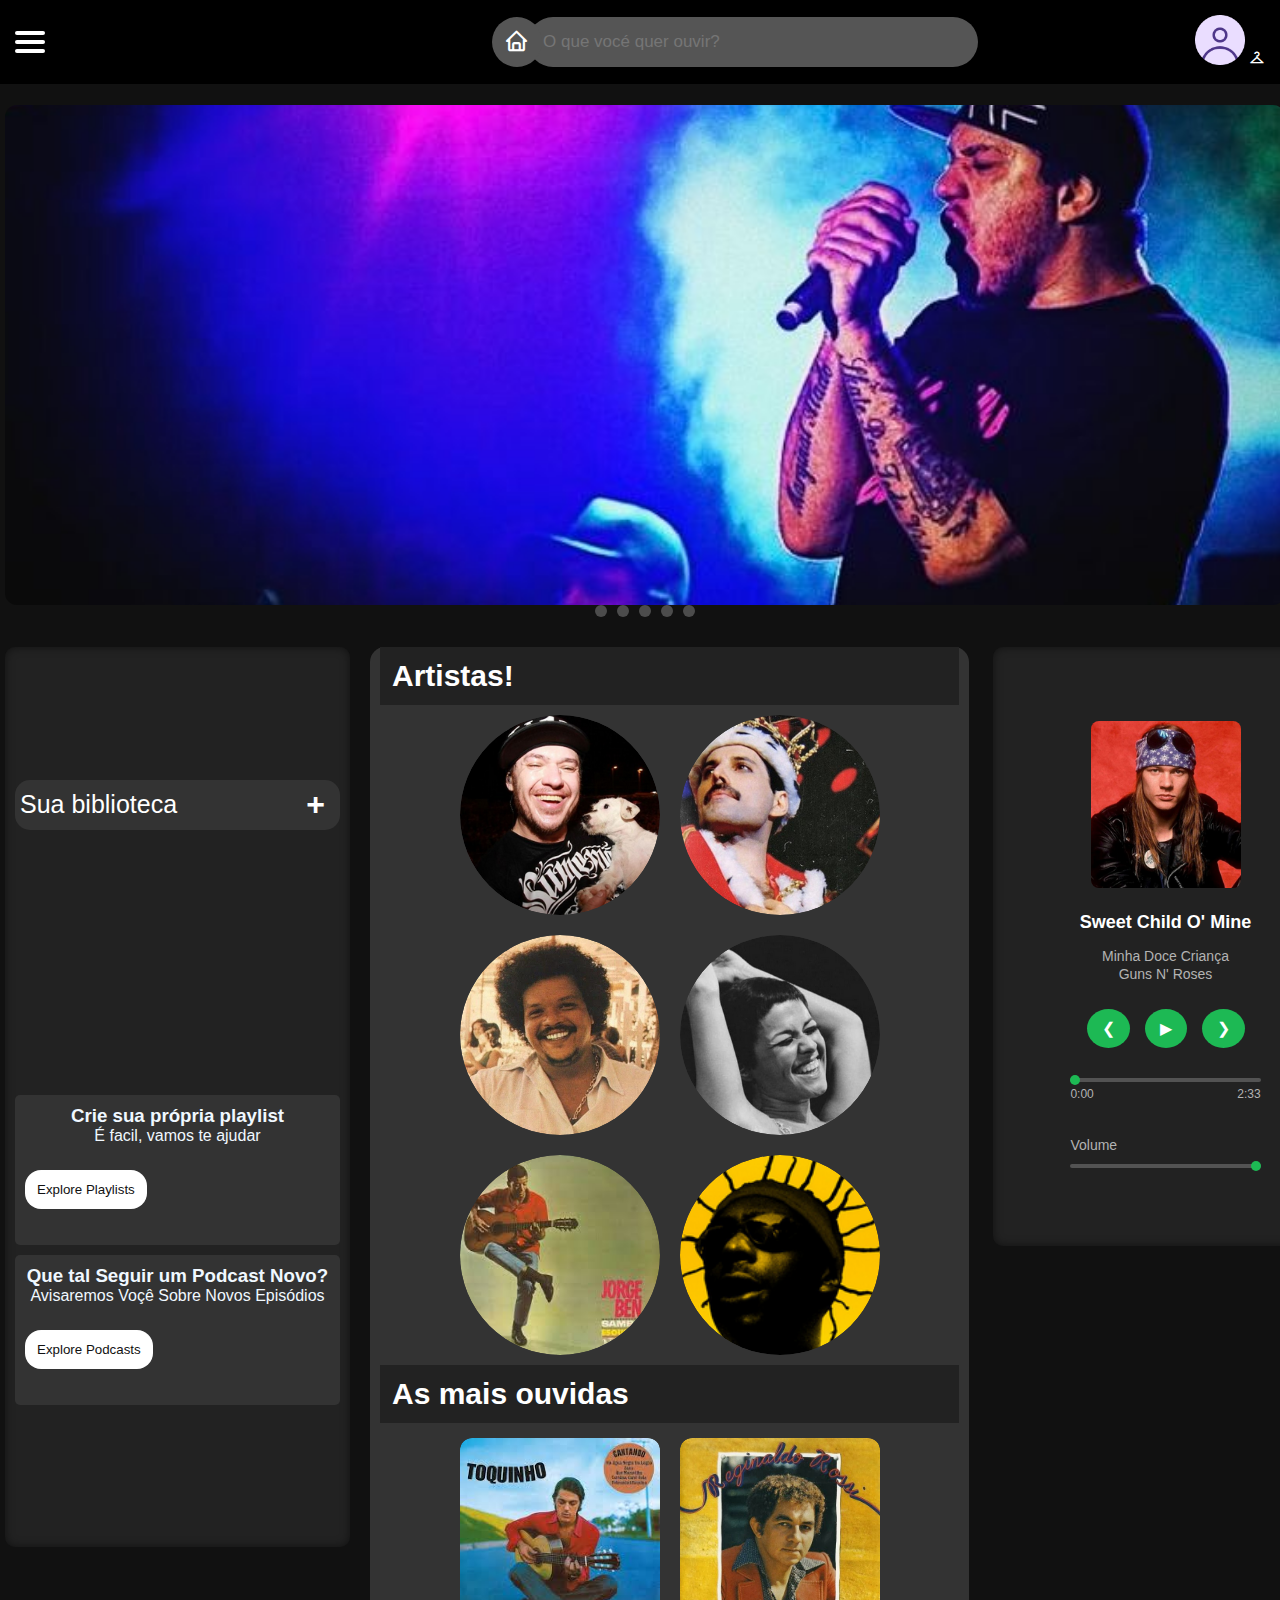
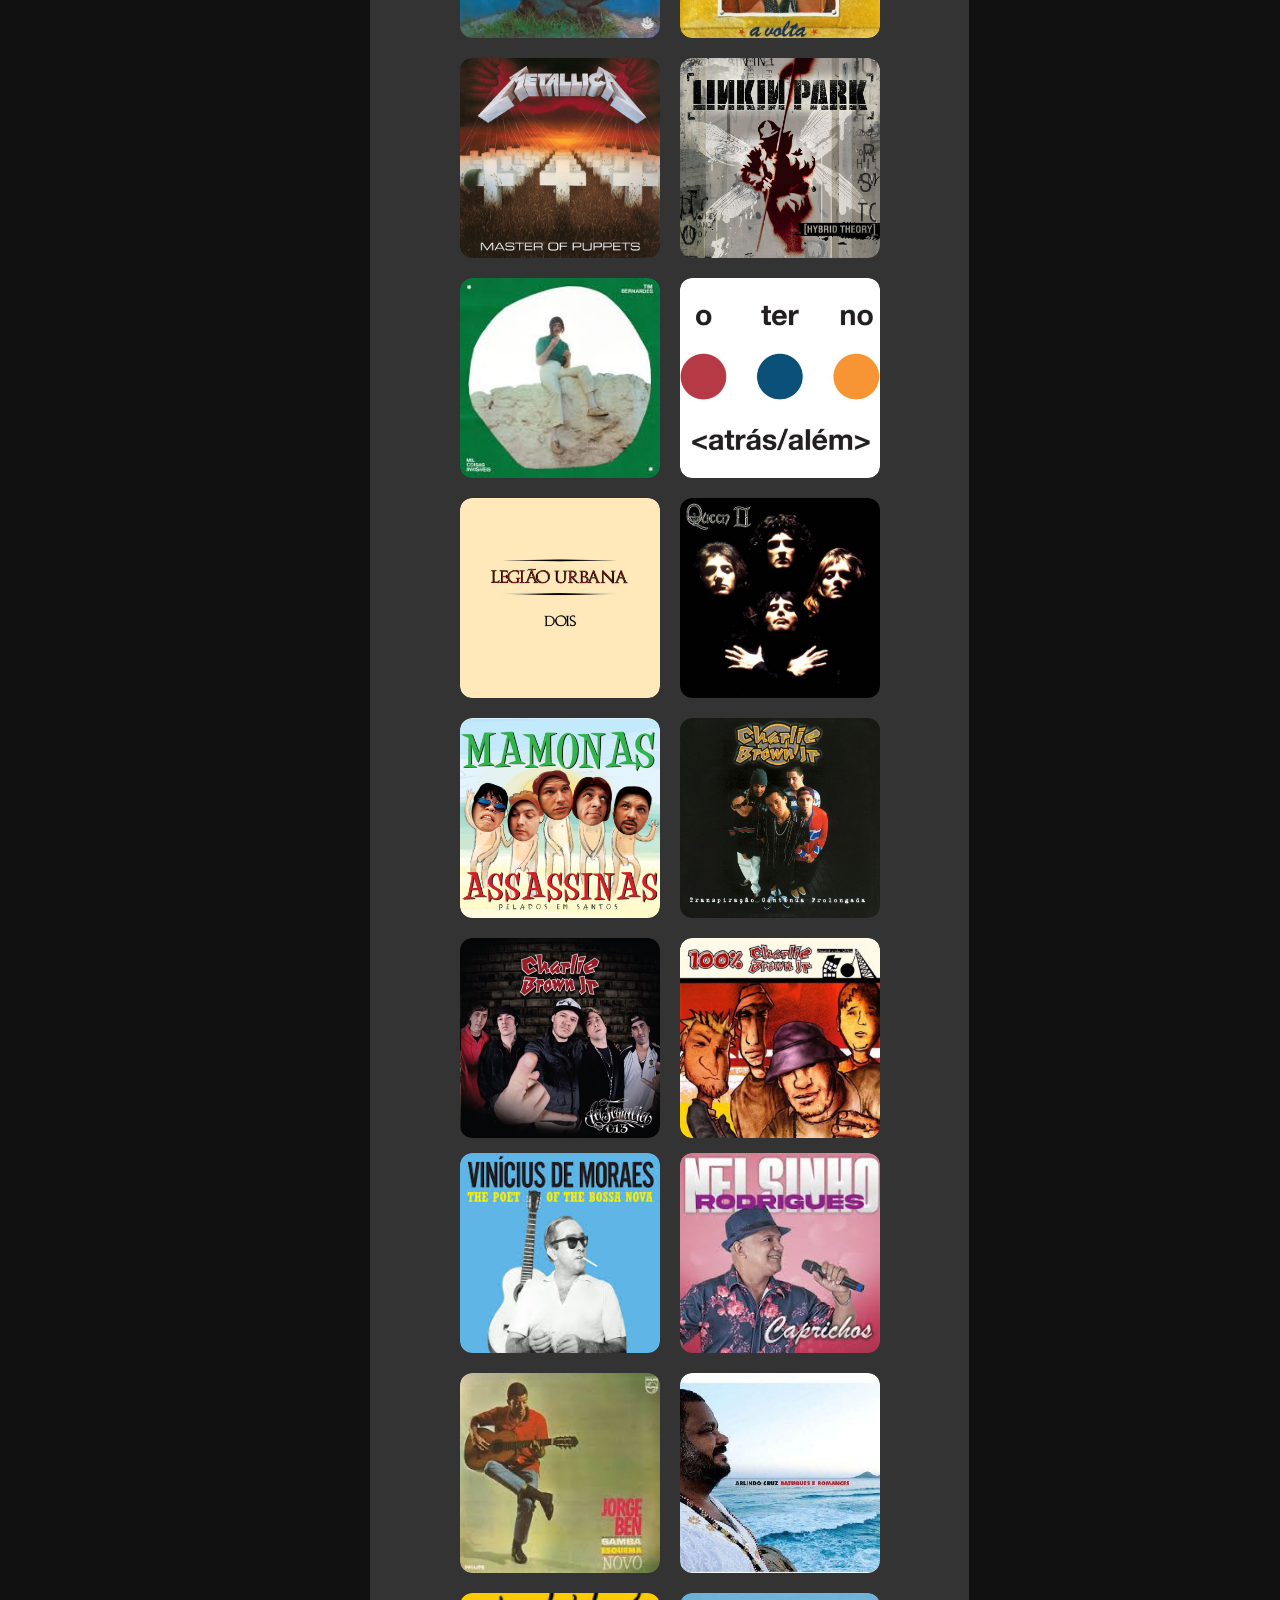
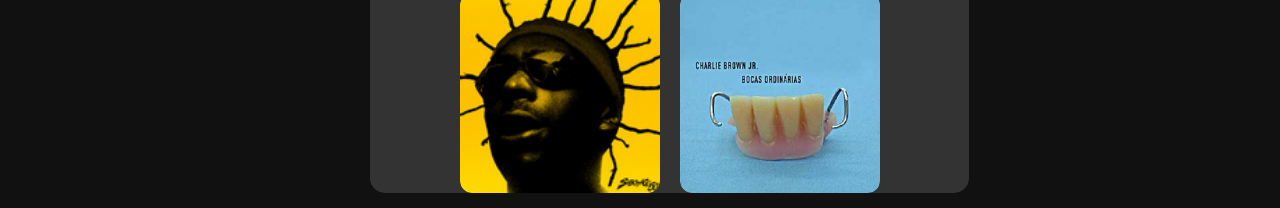
<file: src/inicial.html>
<!DOCTYPE html>
<html lang="pt-br">

<head>
    <meta charset="UTF-8">
    <link rel="stylesheet" href="/src/styles/theme.css">
    <link rel="stylesheet" href="/src/styles/sidebar.css">
    <link rel="stylesheet" href="/src/styles/musicPLay.css">
    <link rel="stylesheet" href="/src/styles/slide.css">
    <link href='https://unpkg.com/boxicons@2.1.4/css/boxicons.min.css' rel='stylesheet'>
    <meta name="viewport" content="width=device-width, initial-scale=1.0">
    <script type="module" src="/src/index.js"></script>
    <title>SalesMusic</title>
</head>

<body>
    <nav>
        <div class="hamburger-lines">
            <span class="line line1"></span>
            <span class="line line2"></span>
            <span class="line line3"></span>
        </div>
        <div class="pageHome">
            <a href="/inicial.html"><i class='bx bx-home'></i></a>
        </div>

        <div class="search">
            <input type="search" placeholder="O que vocé quer ouvir?">
        </div>

        <div class="perfil">
            <img src="/src/img/perfil.png" alt="perfil">
            <i class='bx bx-closet' style='color:#ffffff'></i>
        </div>
    </nav>

           <!-- Seção de Destaques -->
           <div class="carousel">
            <input type="radio" name="carousel" id="slide1" checked>
            <input type="radio" name="carousel" id="slide2">
            <input type="radio" name="carousel" id="slide3">
        
            <div class="slides">
                <div class="slide">
                    <img src="/src/img/Destaques/ChoraoJr.jpeg" alt="Slide 1">
                </div>
                <div class="slide">
                    <img src="/src/img/Destaques/Quenn.jpeg" alt="Slide 2">
                </div>
                <div class="slide">
                    <img src="/src/img/Destaques/Charlie brimm.jpg" alt="Slide 3">
                </div>
            </div>
        
            <div class="navigation">
                <label for="slide1"></label>
                <label for="slide2"></label>
                <label for="slide3"></label>
                <label for="slide4"></label>
                <label for="slide5"></label>
            </div>
        </div>
    </div>
    
    <div class="main-left">
        <div class="top-Biblioteca">
            <a href="/src/inicial.html">Sua biblioteca</a>
            <h1>+</h1>
        </div>
        <div class="left">
            <div class="criar-playlist">
                <div class="items">
                    <h3>Crie sua própria playlist</h3>
                    <p>É facil, vamos te ajudar</p>
                    <button>Explore Playlists</button>
                </div>
            </div>
            <div class="podcasts">
                <div class="items">
                    <h3>Que tal Seguir um Podcast Novo?</h3>
                    <p>Avisaremos Voçê Sobre Novos Episódios</p>
                    <button type="button">Explore Podcasts</button>
                </div>
            </div>
        </div>
    </div>

    <div class="musicPLay">
    <div class="player">
        <div class="song-info">
            <div class="album-cover">
                <img id="albumCover" src="/src/img/Artistas/N roses.png" alt="Album Cover">
            </div>
            <h2 id="songTitle">Sweet Child O' Mine</h2>
            <p id="songTranslation">Minha Doce Criança</p>
            <p id="songArtist">Guns N' Roses</p>
        </div>

        <div class="controls">
            <button onclick="prevTrack()">&#10094;</button>
            <button onclick="playPause()">&#9654;</button>
            <button onclick="nextTrack()">&#10095;</button>
        </div>

        <div class="progress-container">
            <div id="progress-bar" class="progress-bar"></div>
            <div id="progress-thumb" class="progress-thumb"></div>
            <div class="progress-time">
                <span id="current-time">0:00</span>
                <span id="total-time">5:57</span>
            </div>
        </div>

        <div class="volume-control">
            <label for="volumeSlider">Volume</label>
            <input type="range" id="volumeSlider" min="0" max="1" step="0.01" value="1">
        </div>

        <audio id="audioPlayer" preload="auto"></audio>
    </div>
    </div>

    <audio id="audio-player" src="/src/sweetchildofmine.mp3" preload="auto"></audio>
    <audio id="audio-player" src="/src/videoplayback (1).m4a" preload="auto"></audio>
    <audio id="audio-player" src="/src/videoplayback.m4a" preload="auto"></audio>
    </div>

    <div class="main-right">
        <div class="lista-artistas">
            <h1>Artistas!</h1>
            <div class="musics-destaques">
                <div class="artistas">
                    <a href="/src/MusicPlay.html">
                    <img src="/src/img/Artistas/Charlie brown jr.png" alt="Cantor">
                </a>
                <div class="info">
                        <h4>Alexandre Magno Abrão (Chorão)</h4>
                        <p><em>Ícone do rock nacional, suas músicas retratam a juventude, os desafios da vida e
                                mensagens de superação.</em></p>
                    </div>
                </div>
                <div class="artistas">
                    <a href="/src/MusicPlay.html">
                        <img src="/src/img/Artistas/Freddie Mercury.png" alt="Cantor">
                    </a>
                    <div class="info">
                        <h4>Freddie Mercury</h4>
                        <p><em>Vocalista da banda Queen,reconhecido por sua voz poderosa
                                incomparável. eternizado por
                                "Bohemian Rhapsody" e "We Are the Champions".</em></p>
                    </div>
                </div>
                <div class="artistas">
                    <a href="/src/MusicPlay.html">
                        <img src="/src/img/Artistas/Tim maia.png" alt="Cantor">
                    </a>
                    <div class="info">
                        <h4>Tim Maia</h4>
                        <p><em>Considerado o rei do soul brasileiro, com uma carreira marcada por sucessos que vão
                                do romântico ao dançante. Sua música é uma celebração da vida e do amor.</em></p>
                    </div>
                </div>
                <div class="artistas">
                    <a href="/src/MusicPlay.html">
                        <img src="/src/img/Artistas/Elis Regina.png" alt="Cantor">
                    </a>
                    <div class="info">
                        <h4>Elis Regina</h4>
                        <p><em>Uma das maiores vozes do Brasil, conhecida por sua interpretação emocional e técnica
                                impecável. Imortalizada por canções como "Águas de Março" e "Como Nossos Pais".</em>
                        </p>
                    </div>
                </div>
                <div class="artistas">
                    <a href="/src/MusicPlay.html">
                        <img src="/src/img/Artistas/Ben jor.jpg" alt="Cantor">
                    </a>
                    <div class="info">
                        <h4>Jorge Ben Jor</h4>
                        <p><em>Um dos maiores representantes da música popular brasileira, conhecido por seu
                                samba-rock contagiante e letras marcantes.</em></p>
                    </div>
                </div>
                <div class="artistas">
                    <a href="/src/MusicPlay.html">
                        <img src="/src/img/Artistas/sabotagem.png" alt="Cantor">
                    </a>
                    <div class="info">
                        <h4>Sabotage</h4>
                        <p><em>Ícone do rap nacional, suas letras são um retrato da realidade das periferias e de
                                sua própria história de superação.</em></p>
                    </div>
                </div>
            </div>
        </div>

        <div class="lista-artistas">
            <h1>As mais ouvidas</h1>
            <div class="musics">
                <div class="cantor">
                    <a href="/src/MusicPlay.html">
                        <img src="/src/img/Artistas/Toquinho.jpg" alt="Cantor">
                    </a>
                    <div class="info">
                        <h4>Toquinho</h4>
                    </div>
                </div>
                <div class="cantor">
                    <a href="/src/MusicPlay.html">
                        <img src="/src/img/Artistas/Reginaldo Rossi.jpg" alt="Cantor">
                    </a>
                    <div class="info">
                        <h4>Reginaldo Rossi</h4>
                    </div>
                </div>
                <div class="cantor">
                    <a href="/src/MusicPlay.html">
                        <img src="/src/img/Artistas/MASTER OF PUPPETS.jpg" alt="Cantor">
                    </a>
                    <div class="info">
                        <h4>Master of Puppets</h4>
                    </div>
                </div>
                <div class="cantor">
                    <a href="/src/MusicPlay.html">
                        <img src="/src/img/Artistas/Hybrid Theory by Linkin Park.jpg" alt="Cantor">
                    </a>
                    <div class="info">
                        <h4>Hybrid Theory</h4>
                    </div>
                </div>
                <div class="cantor">
                    <a href="/src/MusicPlay.html">
                        <img src="/src/img/Artistas/Tim Bernardes.jpg" alt="Cantor">
                    </a>
                    <div class="info">
                        <h4>Tim Bernardes</h4>
                    </div>
                </div>
                <div class="cantor">
                    <a href="/src/MusicPlay.html">
                        <img src="/src/img/Artistas/O Terno - Atras_Alem - Vinyl LP.jpg" alt="Cantor">
                    </a>
                    <div class="info">
                        <h4>O Terno</h4>
                    </div>
                </div>
                <div class="cantor">
                    <a href="/src/MusicPlay.html">
                        <img src="/src/img/Artistas/legião urbana.jpg" alt="Cantor">
                    </a>
                    <div class="info">
                        <h4>Legião Urbana</h4>
                    </div>
                </div>
                <div class="cantor">
                    <a href="/src/MusicPlay.html">
                        <img src="/src/img/Artistas/Queen II.jpg" alt="Cantor">
                    </a>
                    <div class="info">
                        <h4>Queen</h4>
                    </div>
                </div>
                <div class="cantor">
                    <a href="/src/MusicPlay.html">
                        <img src="/src/img/Artistas/mamonas.jpg" alt="Cantor">
                    </a>
                    <div class="info">
                        <h4>Mamonas</h4>
                    </div>
                </div>

                <div class="cantor">
                    <a href="/src/MusicPlay.html">
                        <img src="/src/img/Artistas/Charlie-Music1.jpeg" alt="Cantor">
                    </a>
                    <div class="info">
                        <h4>Transpiração Continua Prolongada</h4>
                    </div>
                </div>

                <div class="cantor">
                    <a href="/src/MusicPlay.html">
                        <img src="/src/img/Artistas/Charlie-Music2.jpeg" alt="Cantor">
                    </a>
                    <div class="info">
                        <h4>La Familia 013</h4>
                    </div>
                </div>
                <div class="cantor">
                    <a href="/src/MusicPlay.html">
                        <img src="/src/img/Artistas/100_ charlie Brown jr.jpg" alt="Cantor">
                    </a>
                    <div class="info">
                        <h4>100% Charlie brown jr</h4>
                    </div>
                </div>
            </div>
            </div>
            <div class="musics">
                <div class="cantor">
                    <a href="/src/MusicPlay.html">
                        <img src="/src/img/Artistas/Vinicius de moraes.jpg" alt="Cantor">
                    </a>
                    <div class="info">
                        <h4>Vinicius de Moraes</h4>
                    </div>
                </div>
                <div class="cantor">
                    <a href="/src/MusicPlay.html">
                        <img src="/src/img/Artistas/Caprichos.jpg" alt="Cantor">
                    </a>
                    <div class="info">
                        <h4>Caprichos</h4>
                    </div>
                </div>
                <div class="cantor">
                    <a href="/src/MusicPlay.html">
                        <img src="/src/img/Artistas/Ben jor.jpg" alt="Cantor">
                    </a>
                    <div class="info">
                        <h4>Jorge Ben Jor</h4>
       
                    </div>
                </div>
                <div class="cantor">
                    <a href="/src/MusicPlay.html">
                        <img src="/src/img/Artistas/Arlindo Cruz.jpg" alt="Cantor">
                    </a>
                    <div class="info">
                        <h4>Arlindo Cruz</h4>
                      
                    </div>
                </div>
                <div class="cantor">
                    <a href="/src/MusicPlay.html">
                        <img src="/src/img/Artistas/sabotagem.png" alt="Cantor">
                    </a>
                    <div class="info">
                        <h4>Sabotage</h4>
                    </div>
                </div>
                <div class="cantor">
                    <a href="/src/MusicPlay.html">
                        <img src="/src/img/Artistas/Charlie-Music3.jpeg" alt="Cantor">
                    </a>
                    <div class="info">
                        <h4>Bocas Ordinárias</h4>
                    </div>
                </div>
          

            </div>
        </div>
    </div>
</body>

</html>
</file>
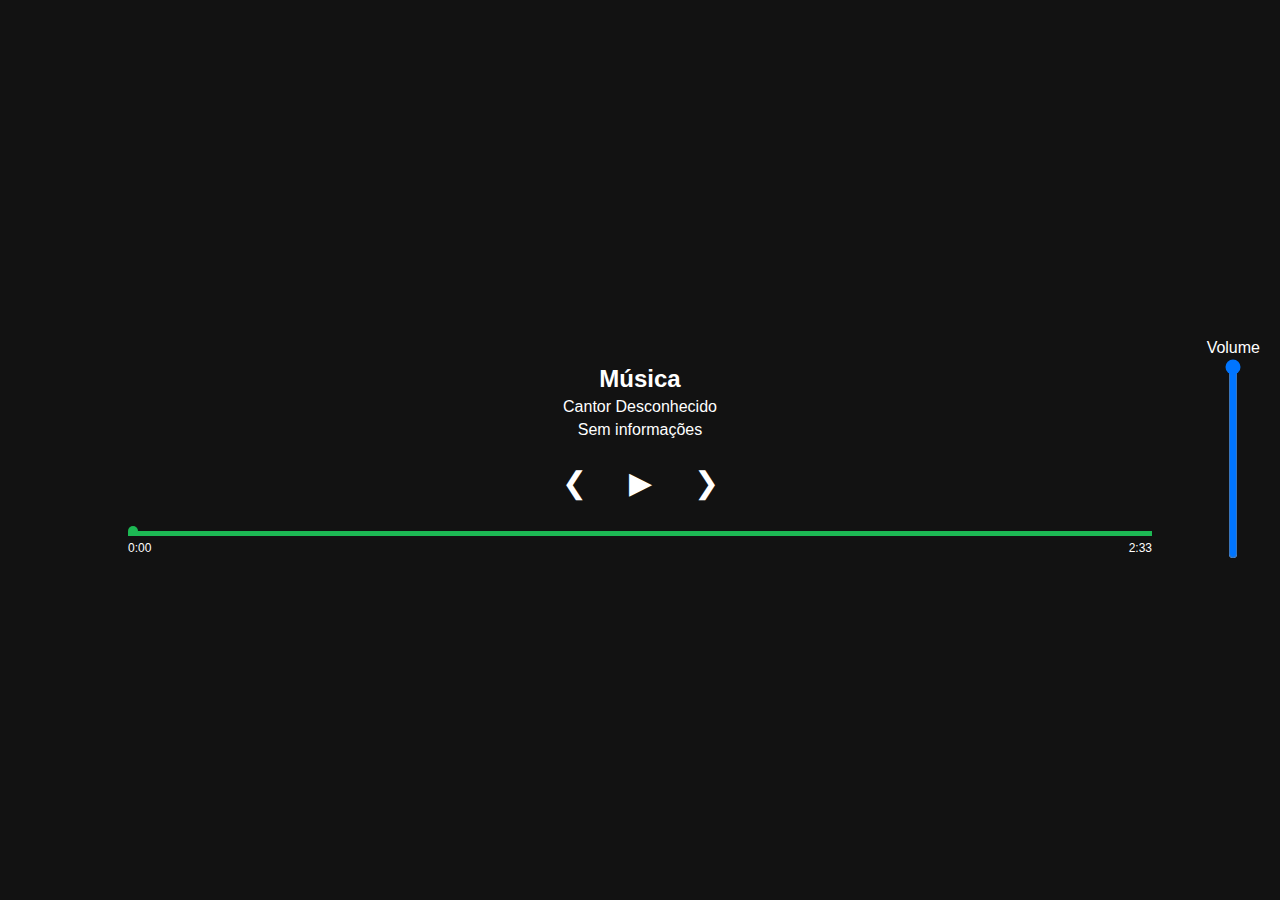
<file: src/MusicPlay.html>
<!DOCTYPE html>
<html lang="pt-br">

<head>
    <meta charset="UTF-8">
    <meta name="viewport" content="width=device-width, initial-scale=1.0">
    <link rel="stylesheet" href="/src/styles/style.css">
    <title>MusicPlay</title>
</head>

<body>
    <div class="player">
        <div class="song-info">
            <h2>Música</h2>
            <p>Cantor Desconhecido</p>
            <p>Sem informações</p>
        </div>

        <div class="controls">
            <button onclick="prevTrack()">&#10094;</button> <!-- ícone de retroceder -->
            <button onclick="playPause()">&#9654;</button> <!-- ícone de play/pause -->
            <button onclick="nextTrack()">&#10095;</button> <!-- ícone de avançar -->
        </div>

        <div class="progress-container">
            <div id="progress-bar" class="progress-bar"></div>
            <div id="progress-thumb" class="progress-thumb"></div>
            <div class="progress-time">
                <span id="current-time">0:00</span>
                <span id="total-time">5:57</span> <!-- Duração total da música -->
            </div>
        </div>
        <!-- Controle de volume no lado direito -->
        <div class="volume-control">
            <label for="volumeSlider">Volume</label>
            <input type="range" id="volumeSlider" min="0" max="1" step="0.01" value="1">
        </div>

        <audio id="audioPlayer" preload="auto"></audio>
    </div>

    </div>

    <audio id="audio-player" src="sweetchildofmine.mp3" preload="auto"></audio>
    <!-- Substitua pelo caminho do seu arquivo de música -->
    <script src="/src/Music.js"></script>
</body>

</html>
</file>
<file: src/styles/theme.css>
* {
    margin: 0;
    padding: 0;
    box-sizing: border-box;
    font-family: 'Poppins', sans-serif;
}

body ,html{
    overflow-y: auto;
    overflow-x:hidden;
    background-color: #111;
}

.main-right {
    display: grid;
    width: 73%;
    height: 100%;
    border-radius: 15px;
    background-color: #333;
    z-index: 1;
    transition: .8s;
}


.top-Biblioteca {
    display: flex;
    width: 325px;
    height: 50px;
    border-radius: 15px;
    background-color: #333333;
    justify-content: space-between;
    align-items: center;
}


.top-Biblioteca h1 {
    color: white;
    margin: 15px;
}

.main-left a {
    text-decoration: none;
    font-size: 25px;
    color: white;
    margin: 5px;
}

.main-left {
    position: absolute;
    width: 345px;
    height: 100%;
    margin: 5px;
    border-radius: 10px;
    background-color: #222;
    box-shadow: inset 0 0 10px rgba(0, 0, 0, 0.5);
    transition: .8s;
    display: grid;
    justify-content: center;
    align-items: center;
    color: #fff;
}

.main-left.menu-open {
    transform: translateX(-100%);
}

.main-right.open {
    left: 0;
    width: 100%;
    height: 100%;
    float: right;
}


.items h3,
p {
    position: relative;
    color: aliceblue;
    text-align: center;
    top: 10px;
}

.items button {
    position: relative;
    top: 35px;
    left: 10px;
    padding: 12px;
    background-color: white;
    color: #111;
    border: none;
    border-radius: 16px;
    outline: none;
    cursor: pointer;
}

.criar-playlist,
.podcasts {
    position: relative;
    left: 0px;
    width: 325px;
    height: 150px;
    border-radius: 5px;
    background-color: #333;
    margin-bottom: 10px;
    box-shadow: 0 2px 4px rgba(255, 242, 242, 0);
}

/*main-ringt play de musicas em altas*/

.main-right {
    display: block;
    position: relative;
    left: 370px;
    width: 599px;
    height: 100%;
    justify-content: center;
    align-items: center;
}

.musics-destaques {
    position: relative;
    justify-content: center;
    align-items: center;
    gap: 20px;
    display: flex;
    flex-wrap: wrap;
}


.musics {
    display: flex;
    width: auto;
    height: auto;
    margin: 15px;
    justify-content: center;
    gap: 20px;
    flex-wrap: wrap;
}

.lista-artistas {
    text-align: center;
    font-family: Arial, sans-serif;
    flex-direction: column;
}

.lista-artistas h1 {
    display: flex;
    margin: 10px;
    padding: 12px;
    font-size: 30px;
    color: #ffffff;
    background-color: #222;
}

.cantor {
    position: relative;
    width: 200px;
    height: 200px;
    border-radius: 12px;
    overflow: hidden;
    cursor: pointer;
}

.artistas {
    position: relative;
    width: 200px;
    height: 200px;
    border-radius: 50%;
    overflow: hidden;
    cursor: pointer;
}

.artistas img {
    width: 100%;
    height: 100%;
    border-radius: 50%;
    object-fit: cover;
    transition: transform 0.3s ease;
}

.artistas .info {
    position: absolute;
    bottom: 0;
    left: 0;
    right: 0;
    font-size: 15px;
    background: rgba(0, 0, 0, 0.7);
    color: #fff;
    padding: 25px;
    text-align: center;
    opacity: 0;
    transition: opacity 0.3s ease;
    border-radius: 0 0 10px 10px;
}

.cantor img {
    width: 100%;
    height: 100%;
    border-radius: 12px;
    object-fit: cover;
    transition: transform 0.3s ease;
}

.cantor:hover img {
    transform: scale(1.1);
}
.artistas:hover img {
    transform: scale(1.1);
}

.cantor .info {
    position: absolute;
    bottom: 0;
    left: 0;
    right: 0;
    font-size: 15px;
    background: rgba(0, 0, 0, 0.7);
    color: #fff;
    padding: 25px;
    text-align: center;
    opacity: 0;
    transition: opacity 0.3s ease;
    border-radius: 0 0 10px 10px;
}

.cantor:hover .info {
    opacity: 1;
}
.artistas:hover .info {
    opacity: 1;
}
</file>
<file: src/styles/sidebar.css>
nav{
    display: flex;
    position: fixed;
    z-index: 6;
    background-color: black;
    justify-content: space-between;
    align-items: center;
    padding: 15px;
    width: 100%;
}

.pageHome{
    display: flex;
    position: relative;
    left: 230px;
    justify-content: center;
    align-items: center;
    background-color: #555;
    width: 50px;
    height: 50px;
    border-radius: 50%;
}

.pageHome i{
    font-size: 25px;
    color: white;
}

.perfil img{
    width: 50px;
    height: 50px;
}

.search input[type="search"] {
    padding: 15px;                     /* Adds space inside the input field */
    width: 450px;                      /* Sets the width of the input field */
    font-size: 17px;                   /* Sets the font size of the text inside the input field */
    border: none;                      /* Removes the border around the input field */
    outline: none;                     /* Removes the outline (focus border) around the input field */
    color: white;                      /* Sets the text color to white */
    background-color: #555;            /* Sets the background color to a dark gray */
    border-radius: 32px;               /* Rounds the corners of the input field */
}


.hamburger-lines {
    cursor: pointer;
    z-index: 2000;
  }
  
  .hamburger-lines .line {
    display: flex;
    height: 4px;
    width: 30px;
    margin: 5px 0;
    background: #ffffff;
    border-radius: 5px;
    transition: transform 0.4s ease-in-out;
  }
</file>
<file: src/styles/musicPLay.css>
.musicPLay {
    position: absolute;
    left: 988px;
    width: 345px;
    height: 599px;
    margin: 5px;
    border-radius: 10px;
    background-color: #222;
    box-shadow: inset 0 0 10px rgba(0, 0, 0, 0.5);
    transition: .8s;
    padding: 10px;
    display: grid;
    justify-content: center;
    align-items: center;
    color: #fff;
}

.musicPLay.open2 {
    transform: translateX(-100%);
}

.player {
    display: flex;
    flex-direction: column;
    align-items: center;
    text-align: center;
}

.song-info {
    margin-bottom: 20px;
}

.album-cover img {
    width: 100%;
    max-width: 150px;
    border-radius: 8px;
    margin-bottom: 10px;
}

.song-info h2 {
    font-size: 18px;
    margin: 10px 0 5px;
}

.song-info p {
    margin: 2px 0;
    color: #b3b3b3;
    font-size: 14px;
}

.controls {
    display: flex;
    justify-content: center;
    gap: 15px;
    margin: 15px 0;
}

.controls button {
    background-color: #1DB954;
    border: none;
    color: white;
    padding: 10px 15px;
    border-radius: 50%;
    font-size: 16px;
    cursor: pointer;
    transition: background-color 0.3s ease;
}

.controls button:hover {
    background-color: #1ed760;
}

.progress-container {
    position: relative;
    width: 100%;
    margin: 15px 0;
}

.progress-bar {
    width: 100%;
    height: 4px;
    background-color: #535353;
    border-radius: 2px;
    position: relative;
}

.progress-thumb {
    position: absolute;
    width: 10px;
    height: 10px;
    background-color: #1DB954;
    border-radius: 50%;
    top: -3px;
    left: 0;
    transform: translateX(0%);
    cursor: pointer;
}

.progress-time {
    display: flex;
    justify-content: space-between;
    margin-top: 5px;
    font-size: 12px;
    color: #b3b3b3;
}

.volume-control {
    margin-top: 20px;
    text-align: left;
    width: 100%;
}

.volume-control label {
    font-size: 14px;
    color: #b3b3b3;
    margin-right: 10px;
}

.volume-control input[type="range"] {
    width: 100%;
    -webkit-appearance: none;
    background-color: #535353;
    height: 4px;
    border-radius: 2px;
    cursor: pointer;
    outline: none;
}

.volume-control input[type="range"]::-webkit-slider-thumb {
    -webkit-appearance: none;
    background-color: #1DB954;
    width: 10px;
    height: 10px;
    border-radius: 50%;
}
</file>
<file: src/styles/slide.css>
/* Estilos gerais */
.carousel {
  top: 100px;
    position: relative;
    width: 100%;
    height: auto;
    margin: 5px;
    padding-bottom: 132px;
    overflow: hidden;
  }
  
  .slides {
    display: flex;
    width: 100%; /* Três slides, cada um ocupando 100% */
    animation: slide-animation 15s infinite; /* Animação com 5s por slide */
  }
  
  .slide {
    width: 100%;
    flex-shrink: 0;
  }
  
  .slide img {
    display: block; /* Melhora a compatibilidade com navegadores */
    width: 100%;
    height: 500px;
    border-radius: 12px;
    object-fit: cover;
    transition: transform 0.6s ease; 
  }

  .slide:hover img {
    transform: scale(1.1);
}

  /* Navegação */
  .navigation {
    position: absolute;
    width: 100%;
    display: flex;
    justify-content: center;
    gap: 10px;
  }

  .navigation label {
    width: 12px;
    height: 12px;
    background-color: #4c4c4c;
    border-radius: 50%;
    cursor: pointer;
    transition: background-color 50s;
  }
  
  
  /* Ocultando os inputs */
  input[type="radio"] {
    display: none;
  }
  
  /* Animação do carrossel */
  @keyframes slide-animation {
    0% { transform: translateX(0); } /* Primeiro slide */
    33.33% { transform: translateX(0); } /* Fica no primeiro slide */
    33.34% { transform: translateX(-100%); } /* Segundo slide */
    66.66% { transform: translateX(-100%); } /* Fica no segundo slide */
    66.67% { transform: translateX(-200%); } /* Terceiro slide */
    100% { transform: translateX(-200%); } /* Fica no terceiro slide */
  }
</file>
<file: src/styles/style.css>
body {
    font-family: Arial, sans-serif;
    background-color: #121212;
    color: white;
    margin: 0;
    padding: 0;
}

.player {
    display: flex;
    flex-direction: column;
    justify-content: center;
    align-items: center;
    height: 100vh;
}

.song-info {
    text-align: center;
    margin-bottom: 20px;
}

.song-info h2 {
    margin: 0;
    font-size: 24px;
}

.song-info p {
    font-size: 16px;
    margin: 5px 0;
}

.controls {
    display: flex;
    align-items: center;
    margin-bottom: 20px;
}

.controls button {
    background: transparent;
    border: none;
    color: white;
    font-size: 30px;
    margin: 0 15px;
    cursor: pointer;
}

.controls button:hover {
    color: #1db954;
}

.progress-container {
    width: 80%;
    height: 5px;
    background-color: #535353;
    margin-top: 10px;
    position: relative;
}

.progress-bar {
    height: 100%;
    background-color: #1db954;
    transition: width 0.1s ease;
}

.progress-thumb {
    position: absolute;
    top: -5px;
    width: 10px;
    height: 10px;
    background-color: #1db954;
    border-radius: 50%;
    cursor: pointer;
    transition: all 0.1s ease;
}

.progress-time {
    position: absolute;
    top: 10px;
    left: 0;
    right: 0;
    display: flex;
    justify-content: space-between;
    font-size: 12px;
}
.volume-control {
    display: flex;
    flex-direction: column;
    align-items: center;
    position: absolute;
    right: 20px;
    top: 50%;
    transform: translateY(-50%);
}

.volume-control input {
    height: 200px; /* Aumentando a altura do controle */
    width: 20px;
    transform: rotate(360deg); /* Fazendo o controle ficar de pé */
    -webkit-appearance: slider-vertical; /* Estilo para Safari */
    appearance: slider-vertical; /* Estilo para outros navegadores */
}
</file>
